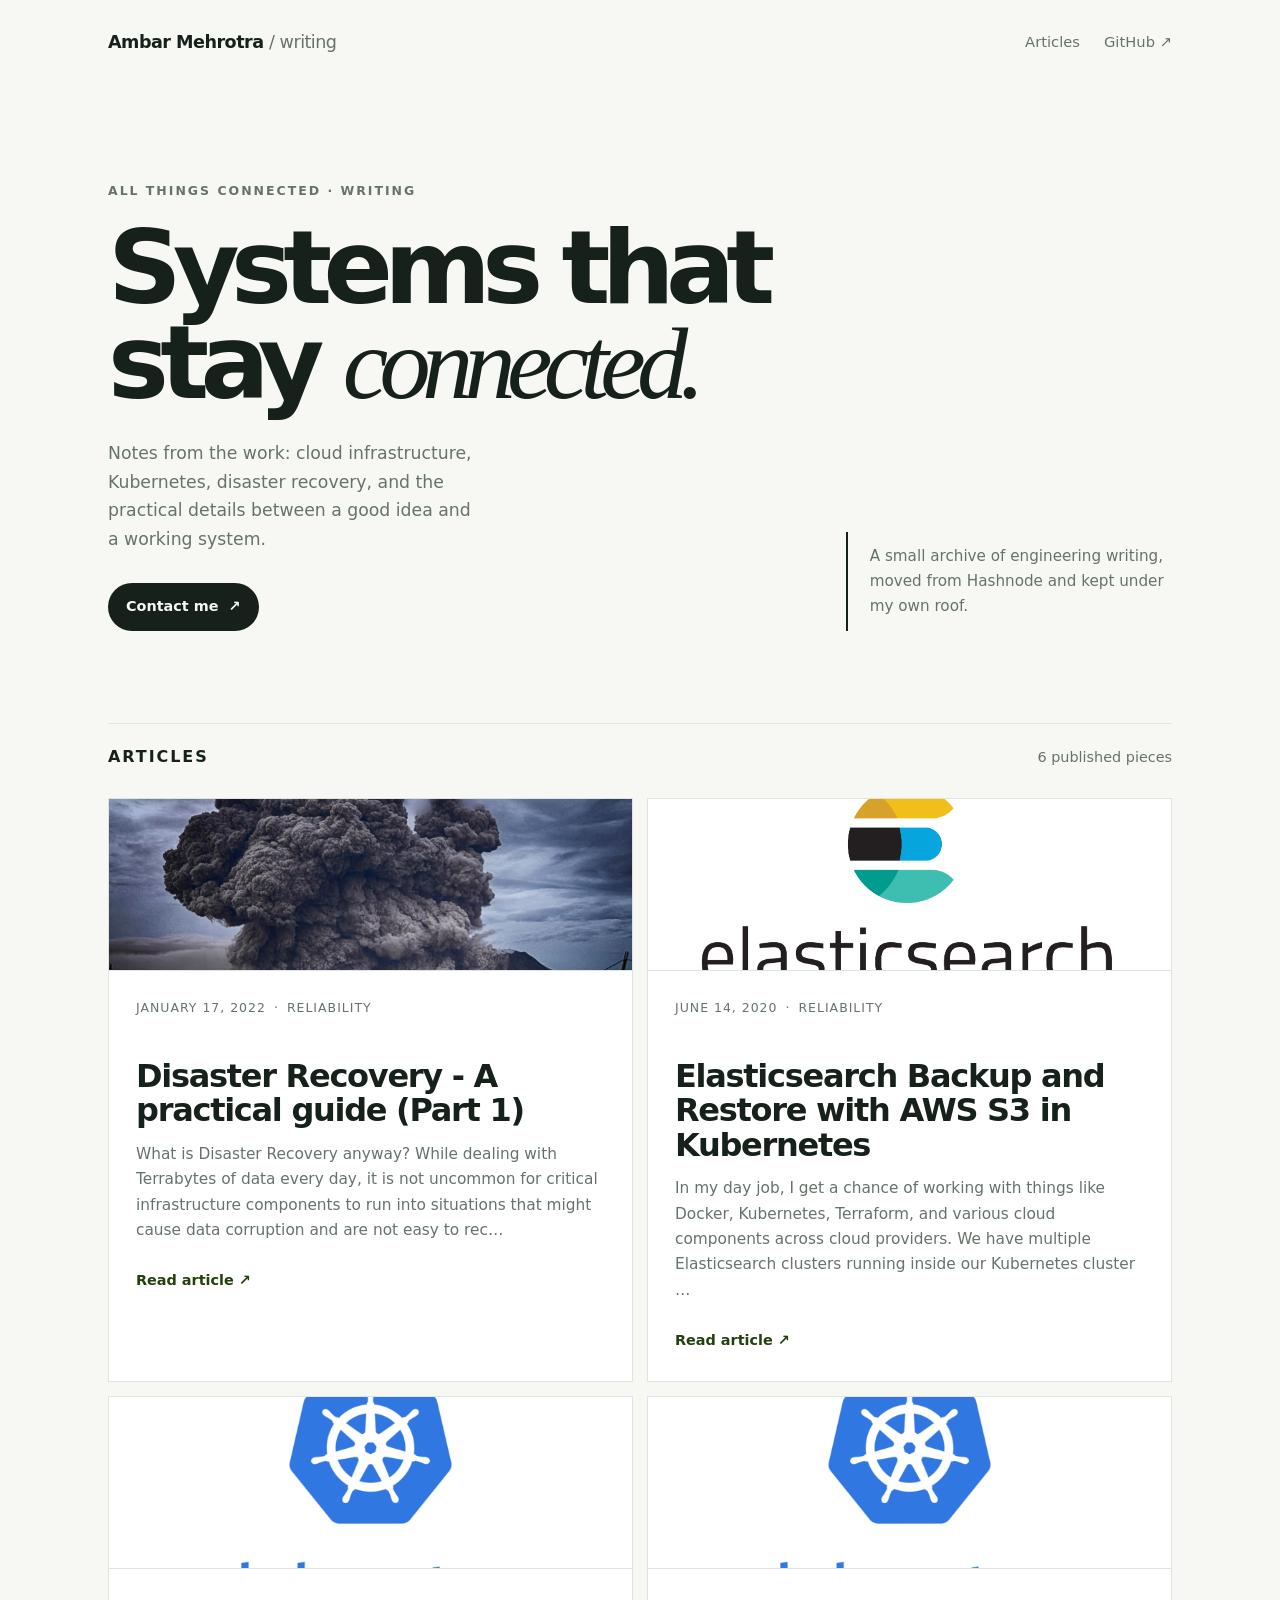
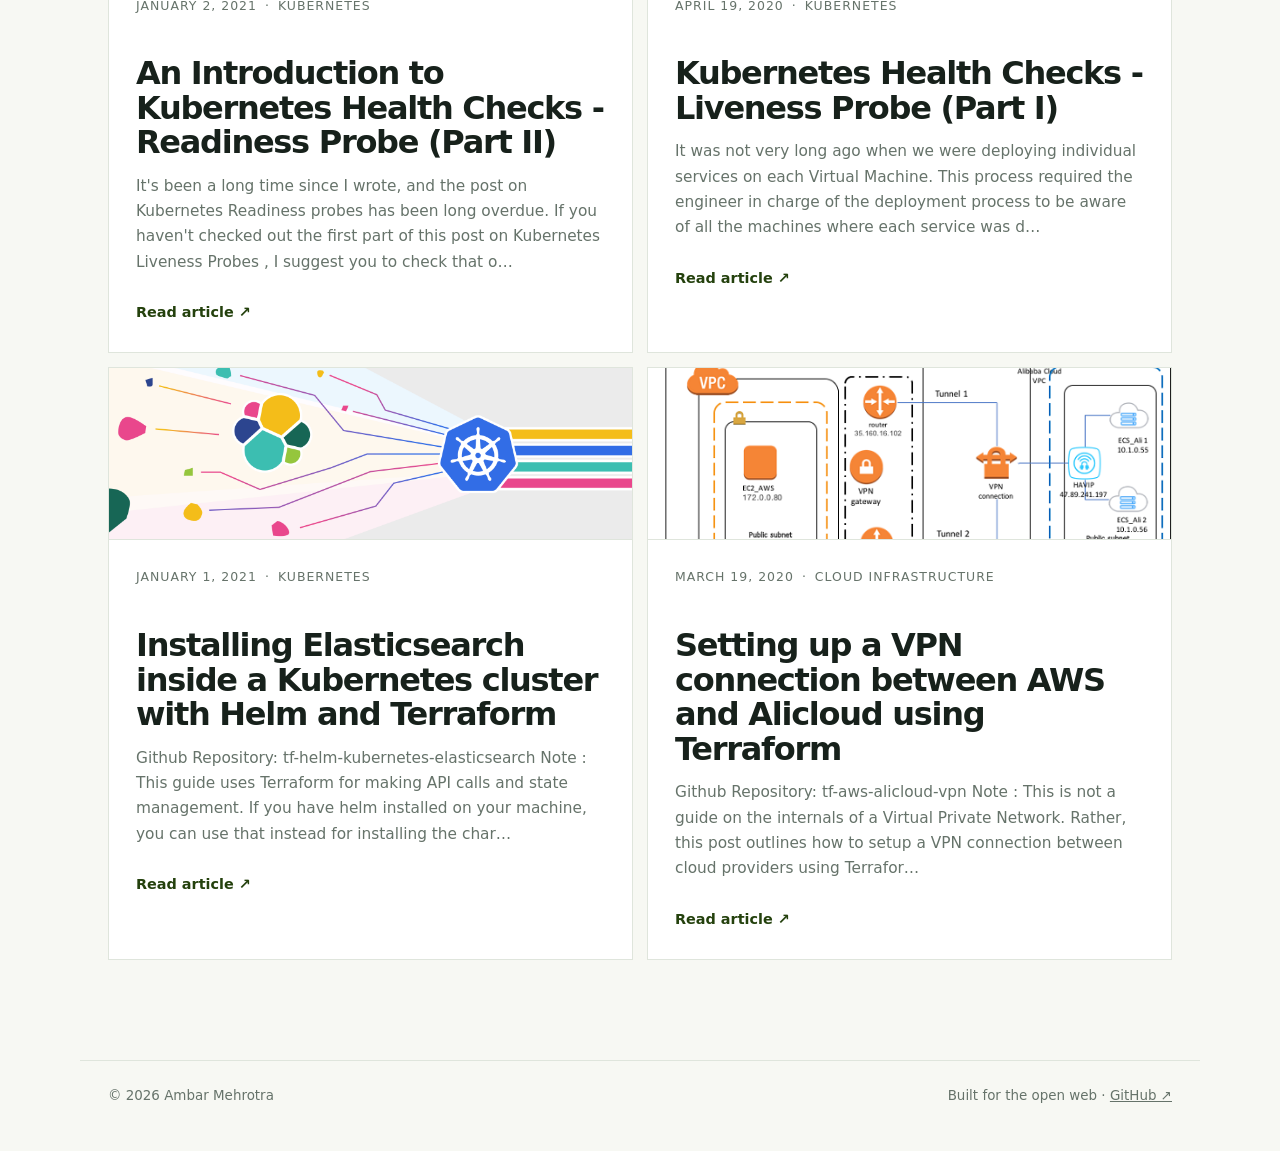
<file: index.html>
<!doctype html>
<html lang="en">
  <head>
    <meta charset="utf-8">
    <meta name="viewport" content="width=device-width, initial-scale=1">
    <title>Ambar Mehrotra — Writing</title>
    <meta name="description" content="Writing by Ambar Mehrotra on cloud infrastructure, Kubernetes, disaster recovery, and engineering practice.">
    <link rel="canonical" href="https://heyambar.com/">
    <link rel="stylesheet" href="/styles.css">
    <link rel="stylesheet" href="/card-images.css">
  </head>
  <body>
    <header class="site-header">
      <a class="brand" href="/">Ambar Mehrotra<span class="brand-mark">/ writing</span></a>
      <nav><a href="/#articles">Articles</a><a href="https://github.com/coder006" rel="noopener">GitHub ↗</a></nav>
    </header>
    <main>
      <section class="hero">
        <div>
          <div class="eyebrow">All Things Connected · Writing</div>
          <h1>Systems that stay <em>connected.</em></h1>
          <p class="hero-copy">Notes from the work: cloud infrastructure, Kubernetes, disaster recovery, and the practical details between a good idea and a working system.</p>
          <a class="hero-cta" data-contact-link href="https://mail.google.com/mail/?view=cm&amp;fs=1&amp;to=contact%40heyambar.com" target="_blank" rel="noopener">Contact me <span aria-hidden="true">↗</span></a>
        </div>
        <div class="hero-note">A small archive of engineering writing, moved from Hashnode and kept under my own roof.</div>
      </section>
      <section class="section" id="articles">
        <div class="section-head"><h2>Articles</h2><span>6 published pieces</span></div>
        <div class="posts">
          <a class="post-card" href="/disaster-recovery-a-practical-guide-part-1/">
            <img class="post-cover" src="/images/covers/disaster-recovery.jpeg" alt="Disaster Recovery cover image">
            <div class="post-meta"><span>January 17, 2022</span><span class="dot">·</span><span>Reliability</span></div>
            <h2>Disaster Recovery - A practical guide (Part 1)</h2>
            <p>What is Disaster Recovery anyway? While dealing with Terrabytes of data every day, it is not uncommon for critical infrastructure components to run into situations that might cause data corruption and are not easy to rec…</p>
            <span class="read-link">Read article <span aria-hidden="true">↗</span></span>
          </a>
          <a class="post-card" href="/elasticsearch-backup-and-restore-with-aws-s3-in-kubernetes/">
            <img class="post-cover" src="/images/covers/elasticsearch-backup.png" alt="Elasticsearch backup and restore cover image">
            <div class="post-meta"><span>June 14, 2020</span><span class="dot">·</span><span>Reliability</span></div>
            <h2>Elasticsearch Backup and Restore with AWS S3 in Kubernetes</h2>
            <p>In my day job, I get a chance of working with things like Docker, Kubernetes, Terraform, and various cloud components across cloud providers. We have multiple Elasticsearch clusters running inside our Kubernetes cluster …</p>
            <span class="read-link">Read article <span aria-hidden="true">↗</span></span>
          </a>
          <a class="post-card" href="/an-introduction-to-kubernetes-health-checks-readiness-probe-part-ii/">
            <img class="post-cover" src="/images/covers/readiness-probe.png" alt="Kubernetes readiness probe cover image">
            <div class="post-meta"><span>January 2, 2021</span><span class="dot">·</span><span>Kubernetes</span></div>
            <h2>An Introduction to Kubernetes Health Checks - Readiness Probe (Part II)</h2>
            <p>It's been a long time since I wrote, and the post on Kubernetes Readiness probes has been long overdue. If you haven't checked out the first part of this post on Kubernetes Liveness Probes , I suggest you to check that o…</p>
            <span class="read-link">Read article <span aria-hidden="true">↗</span></span>
          </a>
          <a class="post-card" href="/kubernetes-health-checks-liveness-probe-part-i/">
            <img class="post-cover" src="/images/covers/liveness-probe.png" alt="Kubernetes liveness probe cover image">
            <div class="post-meta"><span>April 19, 2020</span><span class="dot">·</span><span>Kubernetes</span></div>
            <h2>Kubernetes Health Checks - Liveness Probe (Part I)</h2>
            <p>It was not very long ago when we were deploying individual services on each Virtual Machine. This process required the engineer in charge of the deployment process to be aware of all the machines where each service was d…</p>
            <span class="read-link">Read article <span aria-hidden="true">↗</span></span>
          </a>
          <a class="post-card" href="/installing-elasticsearch-inside-a-kubernetes-cluster-with-helm-and-terraform/">
            <img class="post-cover" src="/images/covers/elasticsearch-helm.png" alt="Elasticsearch on Kubernetes cover image">
            <div class="post-meta"><span>January 1, 2021</span><span class="dot">·</span><span>Kubernetes</span></div>
            <h2>Installing Elasticsearch inside a Kubernetes cluster with Helm and Terraform</h2>
            <p>Github Repository: tf-helm-kubernetes-elasticsearch Note : This guide uses Terraform for making API calls and state management. If you have helm installed on your machine, you can use that instead for installing the char…</p>
            <span class="read-link">Read article <span aria-hidden="true">↗</span></span>
          </a>
          <a class="post-card" href="/setting-up-a-vpn-connection-between-aws-and-alicloud-using-terraform/">
            <img class="post-cover" src="/images/covers/vpn-aws-alicloud.png" alt="AWS and Alibaba Cloud VPN cover image">
            <div class="post-meta"><span>March 19, 2020</span><span class="dot">·</span><span>Cloud infrastructure</span></div>
            <h2>Setting up a VPN connection between AWS and Alicloud using Terraform</h2>
            <p>Github Repository: tf-aws-alicloud-vpn Note : This is not a guide on the internals of a Virtual Private Network. Rather, this post outlines how to setup a VPN connection between cloud providers using Terrafor…</p>
            <span class="read-link">Read article <span aria-hidden="true">↗</span></span>
          </a>
        </div>
      </section>
    </main>
    <footer class="footer"><span>© 2026 Ambar Mehrotra</span><span>Built for the open web · <a href="https://github.com/coder006" rel="noopener">GitHub ↗</a></span></footer>
    <script src="/contact.js"></script>
  </body>
</html>
</file>
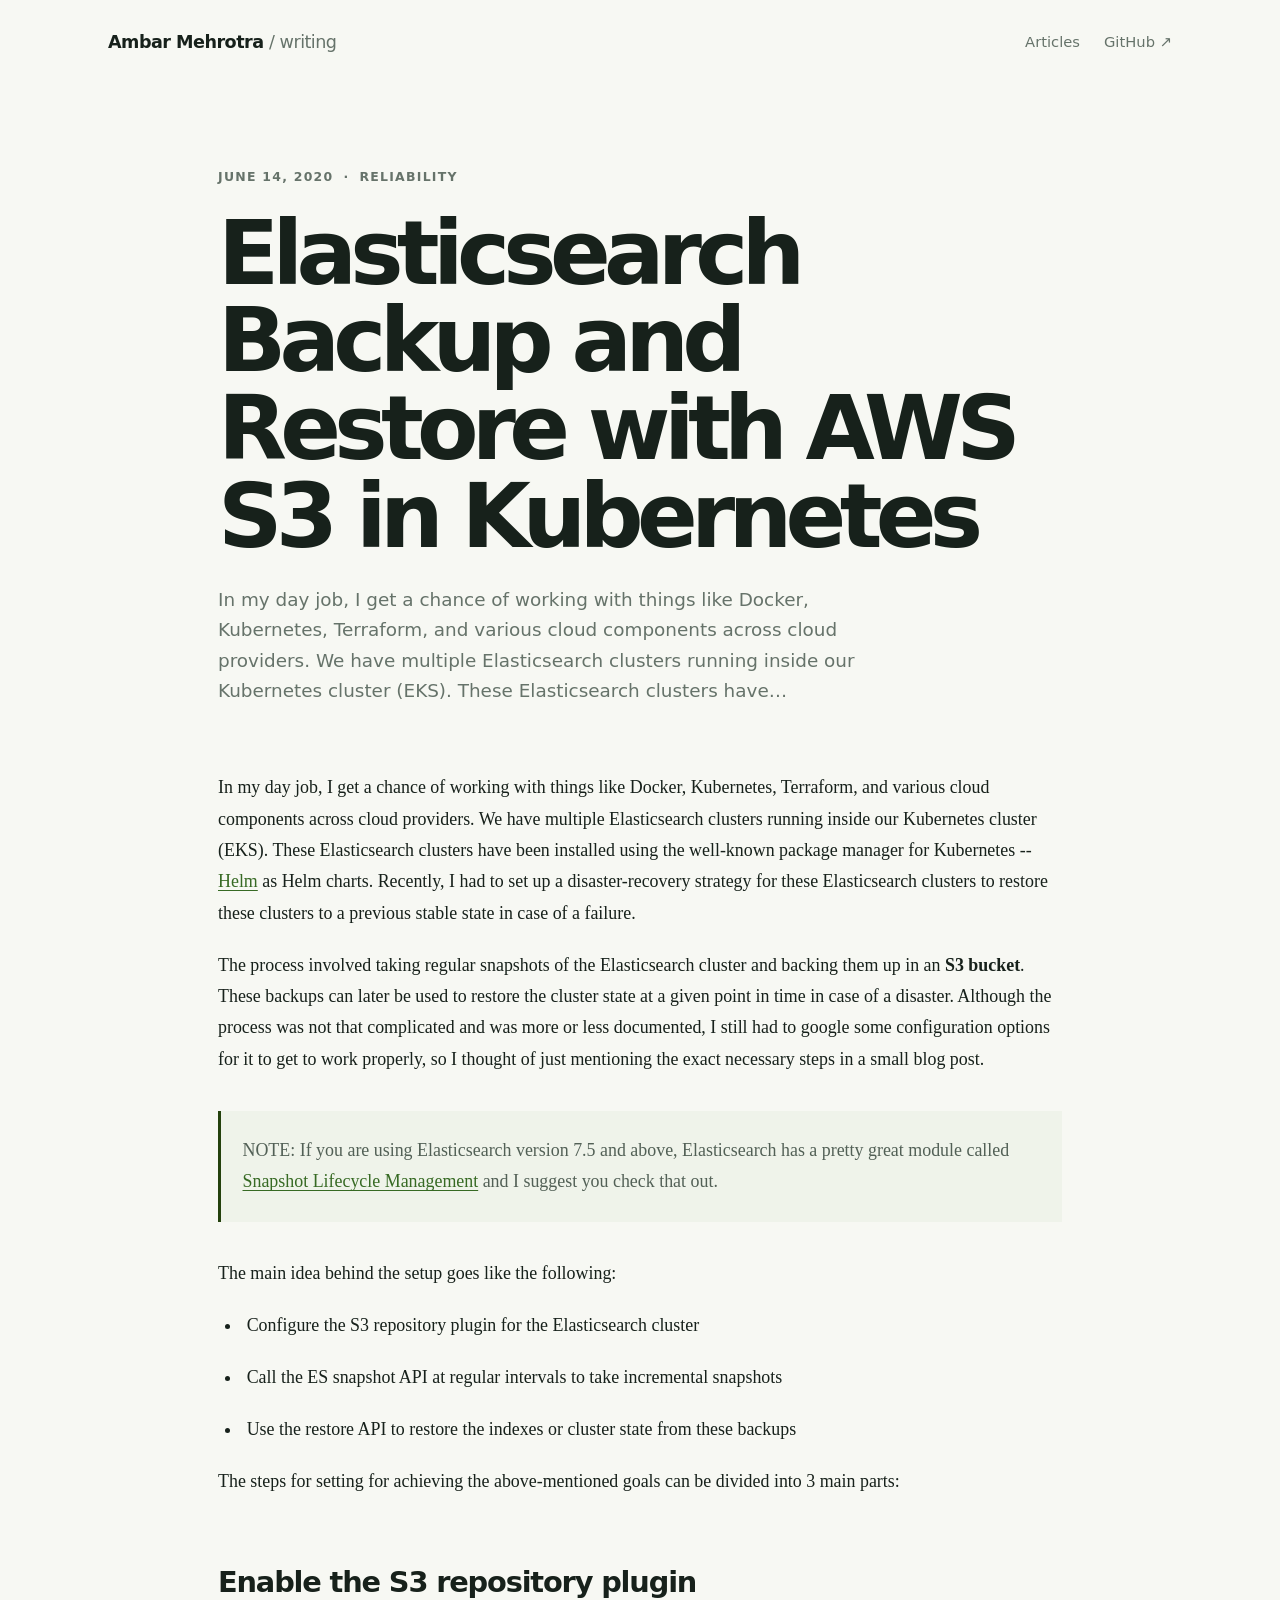
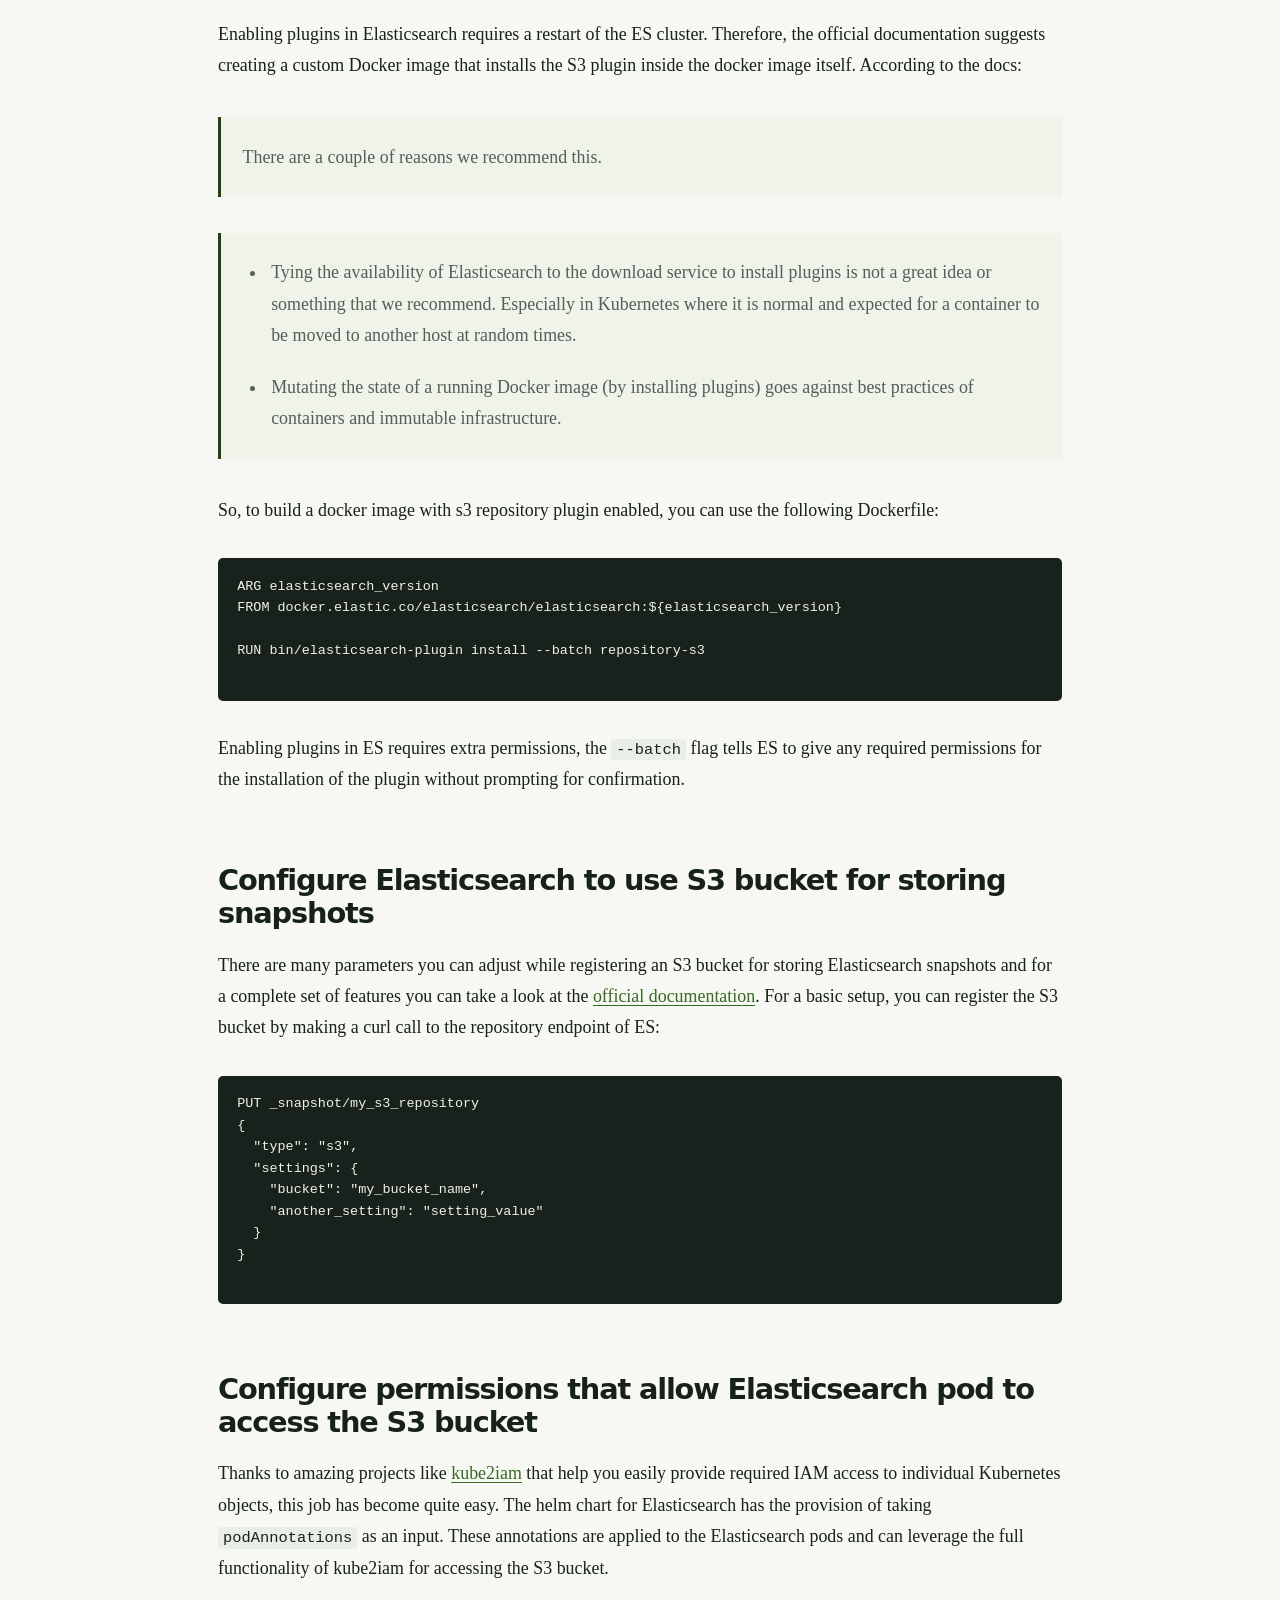
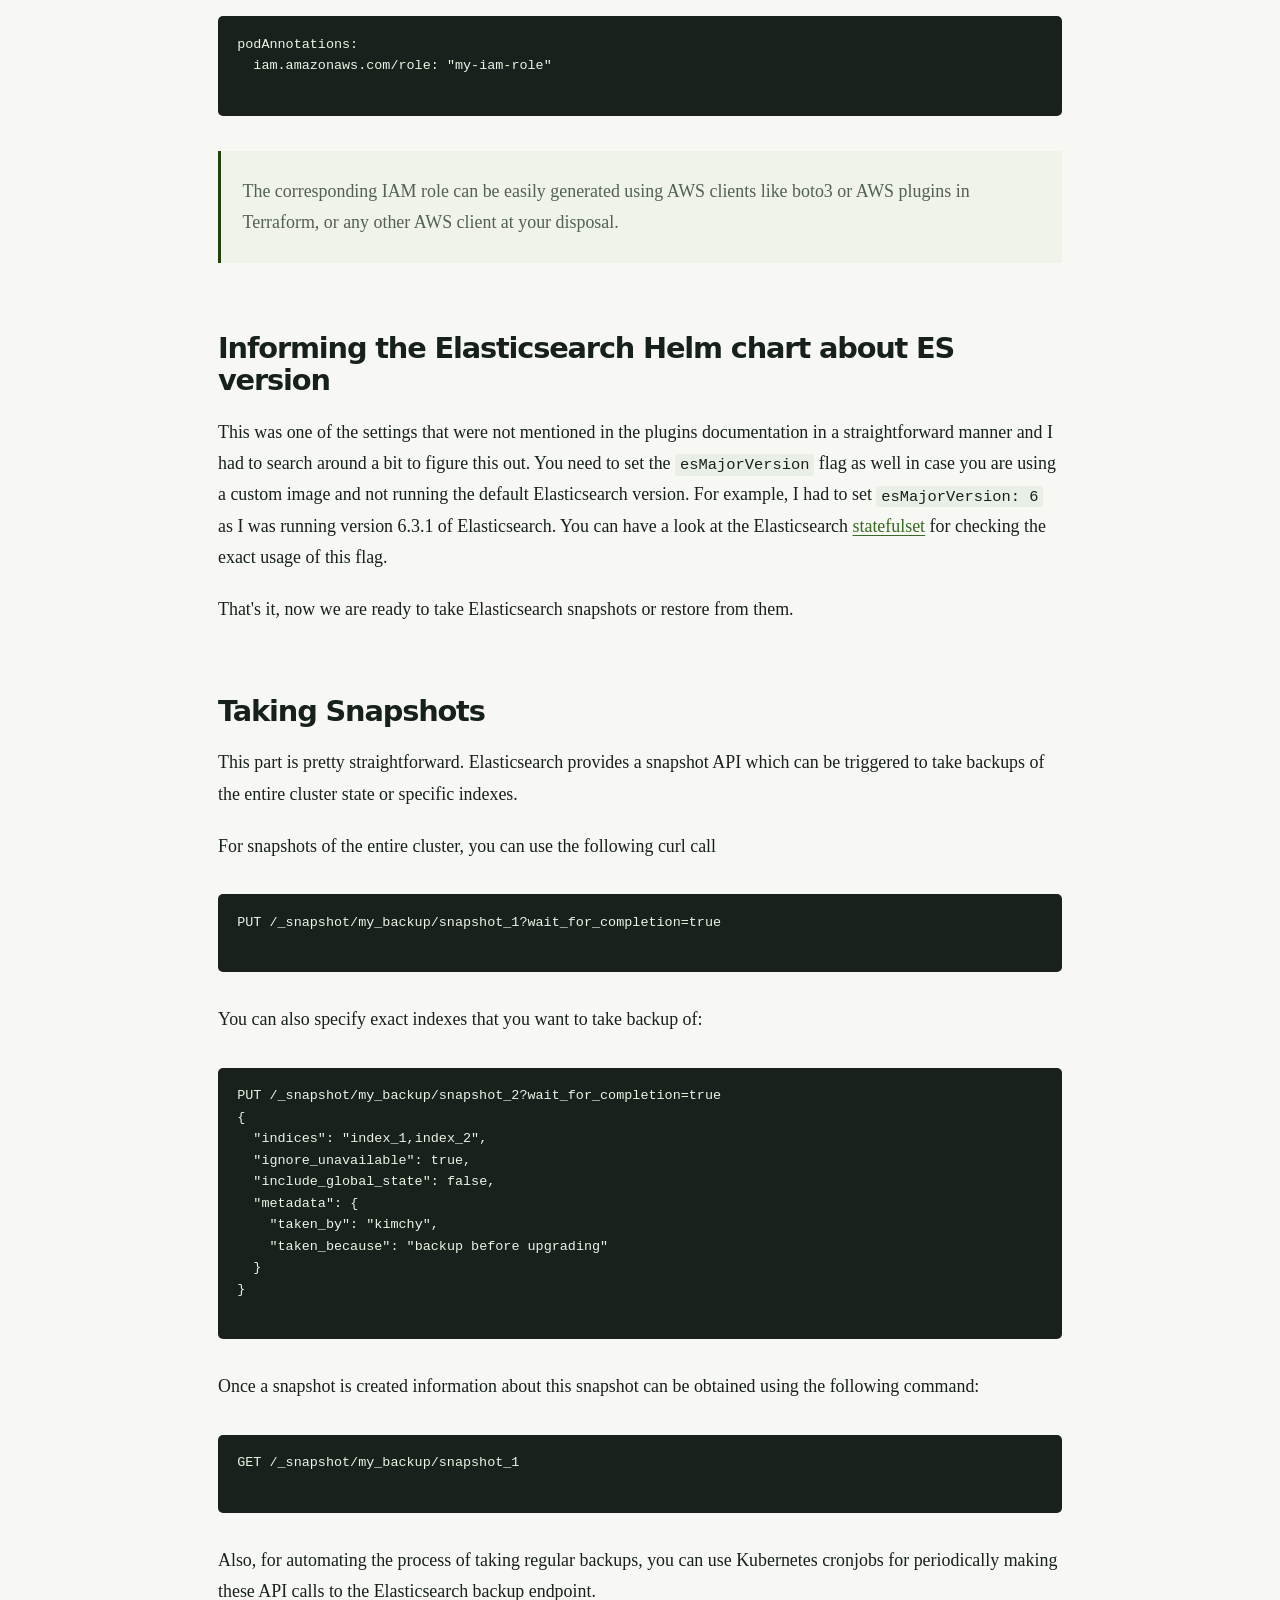
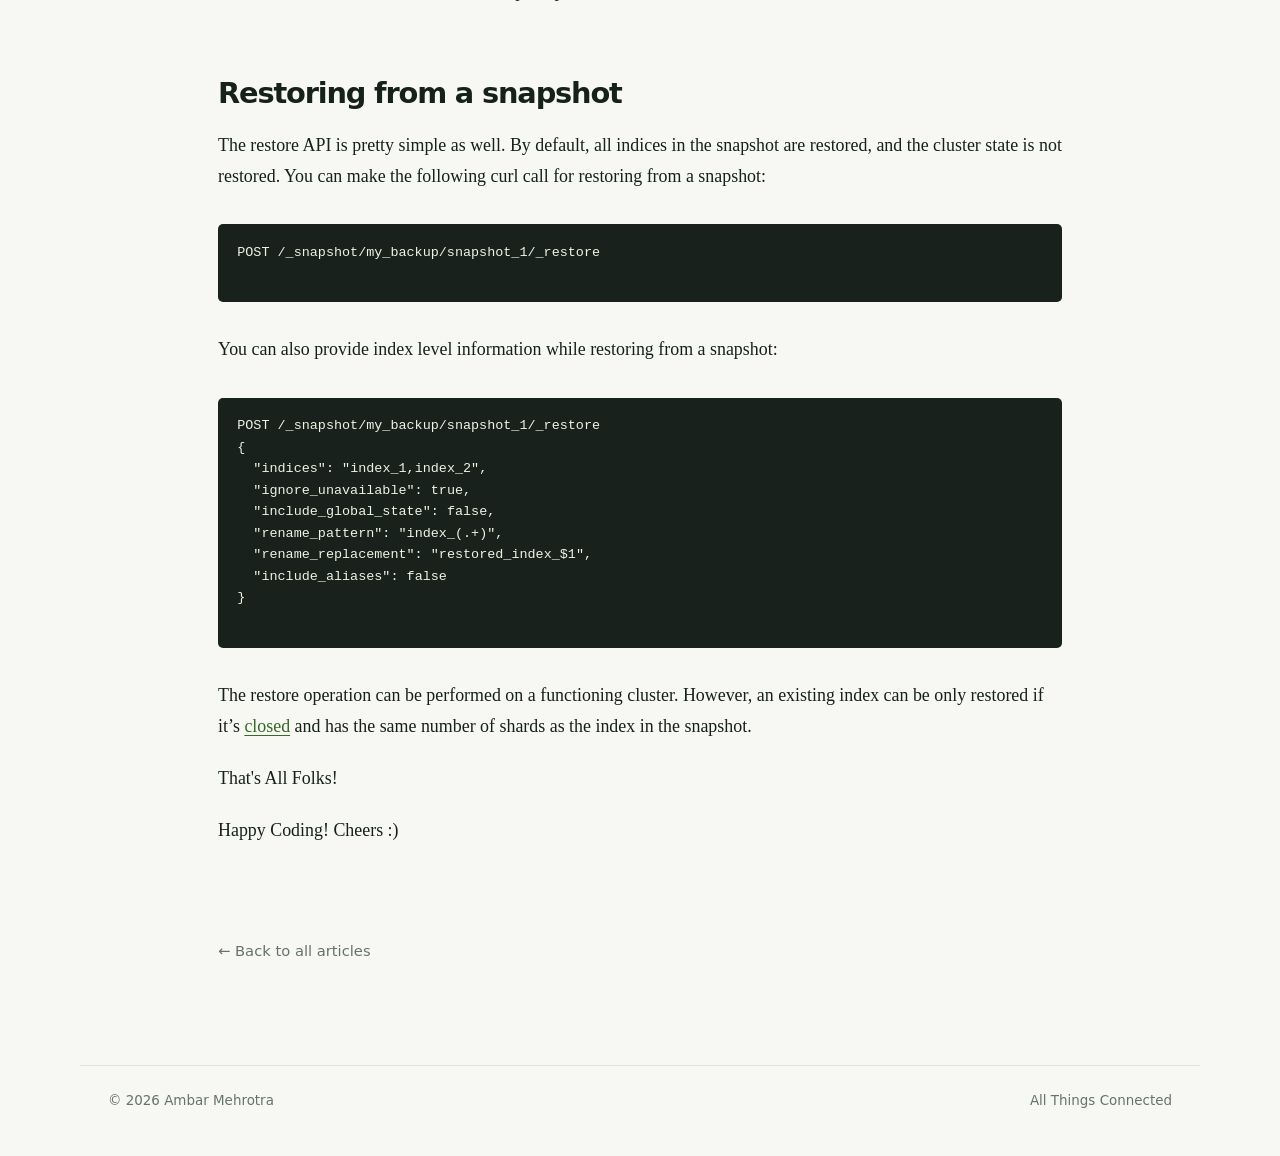
<file: elasticsearch-backup-and-restore-with-aws-s3-in-kubernetes/index.html>
<!doctype html><html lang="en"><head><meta charset="utf-8"><meta name="viewport" content="width=device-width, initial-scale=1"><title>Elasticsearch Backup and Restore with AWS S3 in Kubernetes — Ambar Mehrotra</title><meta name="description" content="In my day job, I get a chance of working with things like Docker, Kubernetes, Terraform, and various cloud components across cloud providers. We have multiple Elasticsearch clusters running inside our Kubernetes cluster (EKS). These Elasticsearch clusters have…"><link rel="canonical" href="https://heyambar.com/elasticsearch-backup-and-restore-with-aws-s3-in-kubernetes/"><link rel="stylesheet" href="/styles.css"></head><body><header class="site-header"><a class="brand" href="/">Ambar Mehrotra<span class="brand-mark">/ writing</span></a><nav><a href="/#articles">Articles</a><a href="https://github.com/coder006" rel="noopener">GitHub ↗</a></nav></header><main class="article-shell"><div class="article-kicker"><span>June 14, 2020</span><span>·</span><span>Reliability</span></div><h1>Elasticsearch Backup and Restore with AWS S3 in Kubernetes</h1><p class="article-intro">In my day job, I get a chance of working with things like Docker, Kubernetes, Terraform, and various cloud components across cloud providers. We have multiple Elasticsearch clusters running inside our Kubernetes cluster (EKS). These Elasticsearch clusters have…</p><article class="article-body"><p>In my day job, I get a chance of working with things like Docker, Kubernetes, Terraform, and various cloud components across cloud providers. We have multiple Elasticsearch clusters running inside our Kubernetes cluster (EKS). These Elasticsearch clusters have been installed using the well-known package manager for Kubernetes -- <a target="_self" rel="noopener noreferrer nofollow" href="https://helm.sh/">Helm</a> as Helm charts. Recently, I had to set up a disaster-recovery strategy for these Elasticsearch clusters to restore these clusters to a previous stable state in case of a failure.</p><p>The process involved taking regular snapshots of the Elasticsearch cluster and backing them up in an <strong>S3 bucket</strong>. These backups can later be used to restore the cluster state at a given point in time in case of a disaster. Although the process was not that complicated and was more or less documented, I still had to google some configuration options for it to get to work properly, so I thought of just mentioning the exact necessary steps in a small blog post.</p><blockquote class="editor-blockquote"><p>NOTE: If you are using Elasticsearch version 7.5 and above, Elasticsearch has a pretty great module called <a target="_self" rel="noopener noreferrer nofollow" href="https://www.elastic.co/guide/en/elasticsearch/reference/7.x/getting-started-snapshot-lifecycle-management.html">Snapshot Lifecycle Management</a> and I suggest you check that out.</p></blockquote><p>The main idea behind the setup goes like the following:</p><ul><li><p>Configure the S3 repository plugin for the Elasticsearch cluster</p></li><li><p>Call the ES snapshot API at regular intervals to take incremental snapshots</p></li><li><p>Use the restore API to restore the indexes or cluster state from these backups</p></li></ul><p>The steps for setting for achieving the above-mentioned goals can be divided into 3 main parts:</p><h2>Enable the S3 repository plugin</h2><p>Enabling plugins in Elasticsearch requires a restart of the ES cluster. Therefore, the official documentation suggests creating a custom Docker image that installs the S3 plugin inside the docker image itself. According to the docs:</p><blockquote class="editor-blockquote"><p>There are a couple of reasons we recommend this.</p></blockquote><blockquote class="editor-blockquote"><ul><li><p>Tying the availability of Elasticsearch to the download service to install plugins is not a great idea or something that we recommend. Especially in Kubernetes where it is normal and expected for a container to be moved to another host at random times.</p></li><li><p>Mutating the state of a running Docker image (by installing plugins) goes against best practices of containers and immutable infrastructure.</p></li></ul></blockquote><p>So, to build a docker image with s3 repository plugin enabled, you can use the following Dockerfile:</p><div class="react-renderer node-codeBlock"><div class="relative my-4"><div class="overflow-hidden rounded-lg border border-border"><div class="flex items-center justify-between border-b border-border px-3 py-1.5"><div class="flex items-center gap-1"></div></div><pre class="!m-0 overflow-x-auto px-4 py-2 !rounded-none"><code class="text-sm font-mono language-plaintext"><div>ARG elasticsearch_version
FROM docker.elastic.co/elasticsearch/elasticsearch:${elasticsearch_version}

RUN bin/elasticsearch-plugin install --batch repository-s3
<br class="ProseMirror-trailingBreak"></div></code></pre></div></div></div><p>Enabling plugins in ES requires extra permissions, the <code>--batch</code> flag tells ES to give any required permissions for the installation of the plugin without prompting for confirmation.</p><h2>Configure Elasticsearch to use S3 bucket for storing snapshots</h2><p>There are many parameters you can adjust while registering an S3 bucket for storing Elasticsearch snapshots and for a complete set of features you can take a look at the <a target="_self" rel="noopener noreferrer nofollow" href="https://www.elastic.co/guide/en/elasticsearch/plugins/current/repository-s3-repository.html">official documentation</a>. For a basic setup, you can register the S3 bucket by making a curl call to the repository endpoint of ES:</p><div class="react-renderer node-codeBlock"><div class="relative my-4"><div class="overflow-hidden rounded-lg border border-border"><div class="flex items-center justify-between border-b border-border px-3 py-1.5"><div class="flex items-center gap-1"></div></div><pre class="!m-0 overflow-x-auto px-4 py-2 !rounded-none"><code class="text-sm font-mono language-json"><div>PUT _snapshot/my_s3_repository
<span class="hljs-punctuation">{</span>
  <span class="hljs-attr">"type"</span><span class="hljs-punctuation">:</span> <span class="hljs-string">"s3"</span><span class="hljs-punctuation">,</span>
  <span class="hljs-attr">"settings"</span><span class="hljs-punctuation">:</span> <span class="hljs-punctuation">{</span>
    <span class="hljs-attr">"bucket"</span><span class="hljs-punctuation">:</span> <span class="hljs-string">"my_bucket_name"</span><span class="hljs-punctuation">,</span>
    <span class="hljs-attr">"another_setting"</span><span class="hljs-punctuation">:</span> <span class="hljs-string">"setting_value"</span>
  <span class="hljs-punctuation">}</span>
<span class="hljs-punctuation">}</span>
<br class="ProseMirror-trailingBreak"></div></code></pre></div></div></div><h2>Configure permissions that allow Elasticsearch pod to access the S3 bucket</h2><p>Thanks to amazing projects like <a target="_self" rel="noopener noreferrer nofollow" href="https://github.com/jtblin/kube2iam">kube2iam</a> that help you easily provide required IAM access to individual Kubernetes objects, this job has become quite easy. The helm chart for Elasticsearch has the provision of taking <code>podAnnotations</code> as an input. These annotations are applied to the Elasticsearch pods and can leverage the full functionality of kube2iam for accessing the S3 bucket.</p><div class="react-renderer node-codeBlock"><div class="relative my-4"><div class="overflow-hidden rounded-lg border border-border"><div class="flex items-center justify-between border-b border-border px-3 py-1.5"><div class="flex items-center gap-1"></div></div><pre class="!m-0 overflow-x-auto px-4 py-2 !rounded-none"><code class="text-sm font-mono language-yaml"><div><span class="hljs-attr">podAnnotations:</span>  
  <span class="hljs-attr">iam.amazonaws.com/role:</span> <span class="hljs-string">"my-iam-role"</span>
<br class="ProseMirror-trailingBreak"></div></code></pre></div></div></div><blockquote class="editor-blockquote"><p>The corresponding IAM role can be easily generated using AWS clients like boto3 or AWS plugins in Terraform, or any other AWS client at your disposal.</p></blockquote><h2>Informing the Elasticsearch Helm chart about ES version</h2><p>This was one of the settings that were not mentioned in the plugins documentation in a straightforward manner and I had to search around a bit to figure this out. You need to set the <code>esMajorVersion</code> flag as well in case you are using a custom image and not running the default Elasticsearch version. For example, I had to set <code>esMajorVersion: 6</code> as I was running version 6.3.1 of Elasticsearch. You can have a look at the Elasticsearch <a target="_self" rel="noopener noreferrer nofollow" href="https://github.com/elastic/helm-charts/blob/master/elasticsearch/templates/statefulset.yaml#L250">statefulset</a> for checking the exact usage of this flag.</p><p>That's it, now we are ready to take Elasticsearch snapshots or restore from them.</p><h2>Taking Snapshots</h2><p>This part is pretty straightforward. Elasticsearch provides a snapshot API which can be triggered to take backups of the entire cluster state or specific indexes.</p><p>For snapshots of the entire cluster, you can use the following curl call</p><div class="react-renderer node-codeBlock"><div class="relative my-4"><div class="overflow-hidden rounded-lg border border-border"><div class="flex items-center justify-between border-b border-border px-3 py-1.5"><div class="flex items-center gap-1"></div></div><pre class="!m-0 overflow-x-auto px-4 py-2 !rounded-none"><code class="text-sm font-mono language-json"><div>PUT /_snapshot/my_backup/snapshot_1?wait_for_completion=<span class="hljs-literal hljs-keyword">true</span>
<br class="ProseMirror-trailingBreak"></div></code></pre></div></div></div><p>You can also specify exact indexes that you want to take backup of:</p><div class="react-renderer node-codeBlock"><div class="relative my-4"><div class="overflow-hidden rounded-lg border border-border"><div class="flex items-center justify-between border-b border-border px-3 py-1.5"><div class="flex items-center gap-1"></div></div><pre class="!m-0 overflow-x-auto px-4 py-2 !rounded-none"><code class="text-sm font-mono language-json"><div>PUT /_snapshot/my_backup/snapshot_2?wait_for_completion=<span class="hljs-literal hljs-keyword">true</span>
<span class="hljs-punctuation">{</span>
  <span class="hljs-attr">"indices"</span><span class="hljs-punctuation">:</span> <span class="hljs-string">"index_1,index_2"</span><span class="hljs-punctuation">,</span>
  <span class="hljs-attr">"ignore_unavailable"</span><span class="hljs-punctuation">:</span> <span class="hljs-literal hljs-keyword">true</span><span class="hljs-punctuation">,</span>
  <span class="hljs-attr">"include_global_state"</span><span class="hljs-punctuation">:</span> <span class="hljs-literal hljs-keyword">false</span><span class="hljs-punctuation">,</span>
  <span class="hljs-attr">"metadata"</span><span class="hljs-punctuation">:</span> <span class="hljs-punctuation">{</span>
    <span class="hljs-attr">"taken_by"</span><span class="hljs-punctuation">:</span> <span class="hljs-string">"kimchy"</span><span class="hljs-punctuation">,</span>
    <span class="hljs-attr">"taken_because"</span><span class="hljs-punctuation">:</span> <span class="hljs-string">"backup before upgrading"</span>
  <span class="hljs-punctuation">}</span>
<span class="hljs-punctuation">}</span>
<br class="ProseMirror-trailingBreak"></div></code></pre></div></div></div><p>Once a snapshot is created information about this snapshot can be obtained using the following command:</p><div class="react-renderer node-codeBlock"><div class="relative my-4"><div class="overflow-hidden rounded-lg border border-border"><div class="flex items-center justify-between border-b border-border px-3 py-1.5"><div class="flex items-center gap-1"></div></div><pre class="!m-0 overflow-x-auto px-4 py-2 !rounded-none"><code class="text-sm font-mono language-json"><div>GET /_snapshot/my_backup/snapshot_1
<br class="ProseMirror-trailingBreak"></div></code></pre></div></div></div><p>Also, for automating the process of taking regular backups, you can use Kubernetes cronjobs for periodically making these API calls to the Elasticsearch backup endpoint.</p><h2>Restoring from a snapshot</h2><p>The restore API is pretty simple as well. By default, all indices in the snapshot are restored, and the cluster state is not restored. You can make the following curl call for restoring from a snapshot:</p><div class="react-renderer node-codeBlock"><div class="relative my-4"><div class="overflow-hidden rounded-lg border border-border"><div class="flex items-center justify-between border-b border-border px-3 py-1.5"><div class="flex items-center gap-1"></div></div><pre class="!m-0 overflow-x-auto px-4 py-2 !rounded-none"><code class="text-sm font-mono language-json"><div>POST /_snapshot/my_backup/snapshot_1/_restore
<br class="ProseMirror-trailingBreak"></div></code></pre></div></div></div><p>You can also provide index level information while restoring from a snapshot:</p><div class="react-renderer node-codeBlock"><div class="relative my-4"><div class="overflow-hidden rounded-lg border border-border"><div class="flex items-center justify-between border-b border-border px-3 py-1.5"><div class="flex items-center gap-1"></div></div><pre class="!m-0 overflow-x-auto px-4 py-2 !rounded-none"><code class="text-sm font-mono language-json"><div>POST /_snapshot/my_backup/snapshot_1/_restore
<span class="hljs-punctuation">{</span>
  <span class="hljs-attr">"indices"</span><span class="hljs-punctuation">:</span> <span class="hljs-string">"index_1,index_2"</span><span class="hljs-punctuation">,</span>
  <span class="hljs-attr">"ignore_unavailable"</span><span class="hljs-punctuation">:</span> <span class="hljs-literal hljs-keyword">true</span><span class="hljs-punctuation">,</span>
  <span class="hljs-attr">"include_global_state"</span><span class="hljs-punctuation">:</span> <span class="hljs-literal hljs-keyword">false</span><span class="hljs-punctuation">,</span>              
  <span class="hljs-attr">"rename_pattern"</span><span class="hljs-punctuation">:</span> <span class="hljs-string">"index_(.+)"</span><span class="hljs-punctuation">,</span>
  <span class="hljs-attr">"rename_replacement"</span><span class="hljs-punctuation">:</span> <span class="hljs-string">"restored_index_$1"</span><span class="hljs-punctuation">,</span>
  <span class="hljs-attr">"include_aliases"</span><span class="hljs-punctuation">:</span> <span class="hljs-literal hljs-keyword">false</span>
<span class="hljs-punctuation">}</span>
<br class="ProseMirror-trailingBreak"></div></code></pre></div></div></div><p>The restore operation can be performed on a functioning cluster. However, an existing index can be only restored if it’s <a target="_self" rel="noopener noreferrer nofollow" href="https://www.elastic.co/guide/en/elasticsearch/reference/7.7/indices-open-close.html">closed</a> and has the same number of shards as the index in the snapshot.</p><p>That's All Folks!</p><p>Happy Coding! Cheers :)</p></article><a class="article-back" href="/">← Back to all articles</a></main><footer class="footer"><span>© 2026 Ambar Mehrotra</span><span>All Things Connected</span></footer></body></html>
</file>
<file: styles.css>
:root{--ink:#17211b;--muted:#66736a;--paper:#f7f8f3;--card:#fff;--line:#dfe5dc;--accent:#d0f264;--accent-dark:#24410d;--max:1120px}*{box-sizing:border-box}html{scroll-behavior:smooth}body{margin:0;background:var(--paper);color:var(--ink);font-family:Inter,ui-sans-serif,system-ui,-apple-system,BlinkMacSystemFont,"Segoe UI",sans-serif;line-height:1.65}a{color:inherit}.site-header{max-width:var(--max);margin:0 auto;padding:28px 28px 20px;display:flex;justify-content:space-between;align-items:center}.brand{font-weight:760;text-decoration:none;letter-spacing:-.03em;font-size:1.1rem}.brand-mark{font-weight:500;color:var(--muted);margin-left:.35rem}.site-header nav{display:flex;gap:24px;font-size:.92rem;color:var(--muted)}.site-header nav a{text-decoration:none}.site-header nav a:hover,.brand:hover,.read-link:hover{color:var(--accent-dark)}.hero{max-width:var(--max);margin:0 auto;padding:104px 28px 92px;display:grid;grid-template-columns:1.35fr .65fr;gap:60px;align-items:end}.eyebrow{font-size:.78rem;text-transform:uppercase;letter-spacing:.16em;color:var(--muted);font-weight:700}.hero h1{font-size:clamp(3.2rem,8vw,7.2rem);line-height:.93;letter-spacing:-.085em;margin:18px 0 28px;max-width:790px}.hero h1 em{font-family:Georgia,serif;font-weight:400}.hero-copy{font-size:1.08rem;color:var(--muted);max-width:370px;margin:0 0 8px}.hero-cta{display:inline-flex;align-items:center;gap:10px;margin-top:22px;padding:12px 18px;background:var(--ink);color:var(--paper);text-decoration:none;font-size:.9rem;font-weight:700;border-radius:999px;transition:transform .2s ease,background .2s ease}.hero-cta:hover{background:var(--accent-dark);transform:translateY(-2px)}.hero-note{border-left:2px solid var(--ink);padding:12px 0 12px 22px;color:var(--muted);font-size:.95rem}.section{max-width:var(--max);margin:0 auto;padding:0 28px 100px}.section-head{display:flex;justify-content:space-between;align-items:baseline;border-top:1px solid var(--line);padding-top:20px;margin-bottom:28px}.section-head h2{font-size:1rem;text-transform:uppercase;letter-spacing:.12em;margin:0}.section-head span{color:var(--muted);font-size:.9rem}.posts{display:grid;grid-template-columns:repeat(2,minmax(0,1fr));gap:14px}.post-card{display:block;text-decoration:none;background:var(--card);border:1px solid var(--line);padding:27px;min-height:300px;transition:transform .2s ease,box-shadow .2s ease}.post-card:hover{transform:translateY(-4px);box-shadow:0 14px 34px rgba(35,53,35,.08)}.post-meta{font-size:.78rem;color:var(--muted);display:flex;gap:8px;text-transform:uppercase;letter-spacing:.08em}.post-card h2{font-size:clamp(1.4rem,2.5vw,2.1rem);line-height:1.08;letter-spacing:-.04em;margin:40px 0 14px;max-width:560px}.post-card p{color:var(--muted);font-size:.96rem;max-width:620px;margin:0}.read-link{display:inline-block;margin-top:26px;color:var(--accent-dark);font-weight:700;font-size:.9rem}.footer{max-width:var(--max);margin:0 auto;padding:24px 28px 44px;border-top:1px solid var(--line);display:flex;justify-content:space-between;color:var(--muted);font-size:.84rem}.article-shell{max-width:900px;margin:0 auto;padding:90px 28px 100px}.article-kicker{display:flex;gap:10px;color:var(--muted);text-transform:uppercase;letter-spacing:.1em;font-size:.78rem;font-weight:700}.article-shell h1{font-size:clamp(2.8rem,7vw,5.8rem);line-height:.98;letter-spacing:-.075em;max-width:850px;margin:22px 0 24px}.article-intro{font-size:1.15rem;color:var(--muted);max-width:650px;margin-bottom:66px}.article-body{font-family:Georgia,"Times New Roman",serif;font-size:1.12rem;line-height:1.75}.article-body h1,.article-body h2,.article-body h3{font-family:Inter,ui-sans-serif,system-ui,sans-serif;color:var(--ink);line-height:1.12;letter-spacing:-.04em}.article-body h1{font-size:2.3rem;margin:2.6em 0 .65em}.article-body h2{font-size:1.8rem;margin:2.4em 0 .65em}.article-body h3{font-size:1.35rem;margin:2em 0 .55em}.article-body p{margin:1.15em 0}.article-body ul,.article-body ol{padding-left:1.35em}.article-body li{padding-left:.25em;margin:.35em 0}.article-body a{color:#376a24;text-decoration-thickness:1px;text-underline-offset:3px}.article-body blockquote{border-left:3px solid var(--accent-dark);margin:2em 0;padding:.2em 1.2em;color:#526056;background:#eff3ea}.article-body img{display:block;max-width:100%;height:auto;margin:2.2rem auto;border-radius:4px}.article-body .react-renderer.node-image{margin:2.2rem 0}.article-body .react-renderer.node-codeBlock{margin:2rem 0;font-family:ui-monospace,SFMono-Regular,Menlo,monospace;font-size:.84rem;line-height:1.6}.article-body .react-renderer.node-codeBlock .flex.items-center{display:none}.article-body pre{overflow:auto;background:#18211c;color:#edf4e4;padding:1.1rem 1.2rem;border-radius:5px}.article-body pre code{font:inherit}.article-body code:not(pre code){background:#e9eee7;padding:.12em .32em;border-radius:3px;font-size:.86em}.article-back{display:inline-block;margin-top:72px;color:var(--muted);text-decoration:none;font-size:.92rem}.article-back:hover{color:var(--accent-dark)}@media(max-width:760px){.site-header{padding:22px 20px}.site-header nav{gap:14px}.hero{display:block;padding:70px 20px 76px}.hero h1{font-size:clamp(3.2rem,17vw,5.5rem)}.hero-note{margin-top:46px}.section{padding-left:20px;padding-right:20px;padding-bottom:70px}.posts{grid-template-columns:1fr}.post-card{min-height:0}.post-card h2{margin-top:28px}.footer{padding-left:20px;padding-right:20px;display:block}.footer span{display:block;margin-top:8px}.article-shell{padding:62px 20px 70px}.article-intro{margin-bottom:48px}.article-body{font-size:1.05rem}}
</file>
<file: card-images.css>
.post-cover {
  display: block;
  width: calc(100% + 54px);
  height: 172px;
  margin: -27px -27px 27px;
  border-bottom: 1px solid var(--line);
  object-fit: cover;
  object-position: center;
}

@media (max-width: 760px) {
  .post-cover {
    height: 160px;
  }
}
</file>
